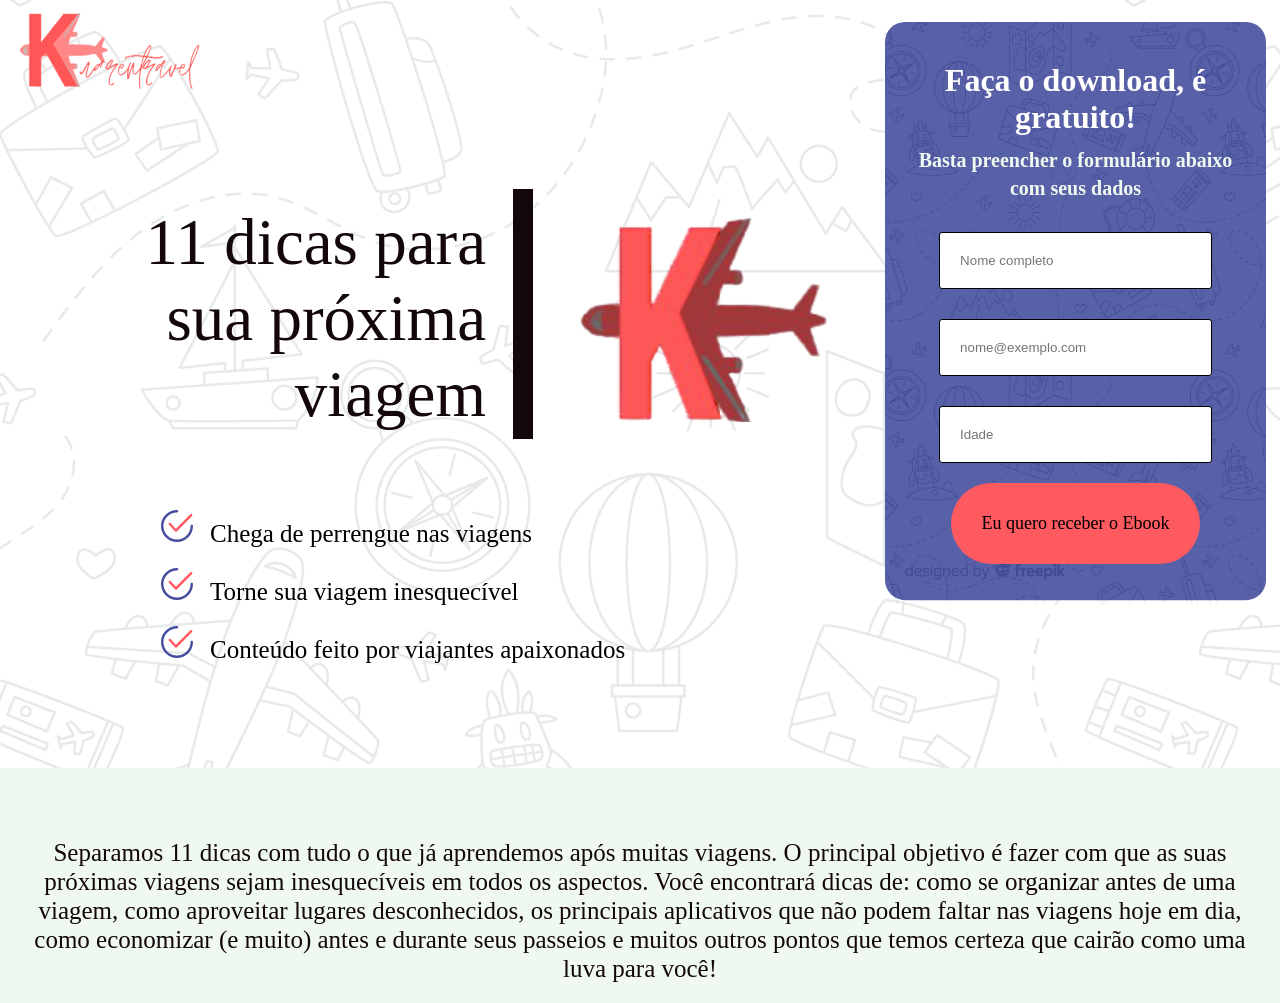
<file: index.html>
<!DOCTYPE html>
<html lang="pt">

<head>
  
  <!--Google analytics-->

    <script async src="https://www.googletagmanager.com/gtag/js?id=UA171418975-1"></script>
    <script>
        window.dataLayer = window.dataLayer || [];
        function gtag() { dataLayer.push(arguments); }
        gtag('js', new Date());

        gtag('config', 'UA171418975-1');
    </script>

    <!-- Hotjar Tracking Code for  -->
    <script>
        (function (h, o, t, j, a, r) {
            h.hj = h.hj || function () { (h.hj.q = h.hj.q || []).push(arguments) };
            h._hjSettings = { hjid: 1881031, hjsv: 6 };
            a = o.getElementsByTagName('head')[0];
            r = o.createElement('script'); r.async = 1;
            r.src = t + h._hjSettings.hjid + j + h._hjSettings.hjsv;
            a.appendChild(r);
        })(window, document, 'https://static.hotjar.com/c/hotjar-', '.js?sv=');
    </script>
  
  <meta charset="UTF-8">
  <meta name="viewport" content="width=device-width, initial-scale=1.0">
  <title>Saudade de viajar né, minha filha?</title>
  <link rel="stylesheet" href="style.css">
</head>

<body>

  <main class="container">
    <form method="POST" action="https://smtl.gama.academy/leads/bfeee312-b7e1-11ea-8228-89cff86db9a0">
      <h1>Faça o download, é gratuito!</h1>
      <h2>Basta preencher o formulário abaixo com seus dados</h2>
      <input name="name" class="data" type="text" pattern="^\D{2,}\s[\D\s]{2,}$" placeholder="Nome completo" required />
      <input name="email" class="data" type="email" placeholder="nome@exemplo.com" required />
      <input name="age" class ="data" type="number" placeholder="Idade" required />
      <input name="redirectTo" type="hidden" value="https://kuarentravel-thankyou.netlify.app/" />
      <input type="submit" class="submitButton" value="Eu quero receber o Ebook" />
    </form>
  </main>

  <div class="mainLogo"></div>

  <section class="company">
    
    <div class="message">
      11 dicas para sua próxima viagem
    </div>

    <div class="line"></div>
    <div class="logo"></div>

</section>

    <ul>
      <li>Chega de perrengue nas viagens</li>
      <li>Torne sua viagem inesquecível</li>
      <li>Conteúdo feito por viajantes apaixonados</li>
    </ul>


<section class="footer">
  <p id="textFooter">Separamos 11 dicas com tudo o que já aprendemos após muitas viagens. O principal objetivo é fazer com que as suas próximas viagens sejam inesquecíveis em todos os aspectos. Você encontrará dicas de: como se organizar antes de uma viagem, como aproveitar lugares desconhecidos, os principais aplicativos que não podem faltar nas viagens hoje em dia, como economizar (e muito) antes e durante seus passeios e muitos outros pontos que temos certeza que cairão como uma luva para você!</p>
</section>

</body>

</html>
</file>
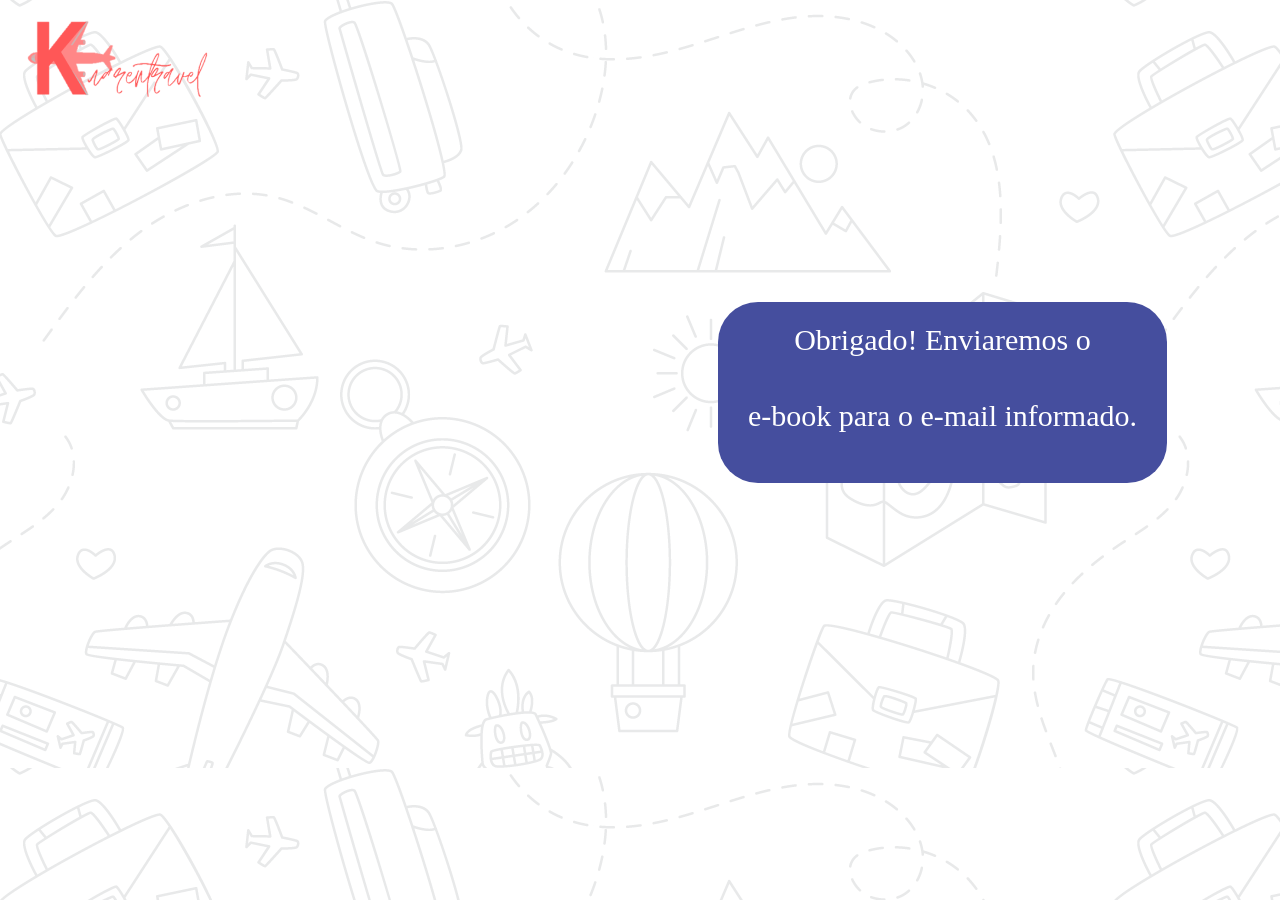
<file: Answer/index.html>
<!DOCTYPE html>
<html lang="en">
<head>
    <meta charset="UTF-8">
    <meta name="viewport" content="width=device-width, initial-scale=1.0">
    <link rel="stylesheet" href="style.css">

    <title>Document</title>
</head>
<body>

    <div class="mainLogo"></div>

    <div class="message">Obrigado! Enviaremos o<br> e-book para o e-mail informado.</div>

</body>
</html>
</file>
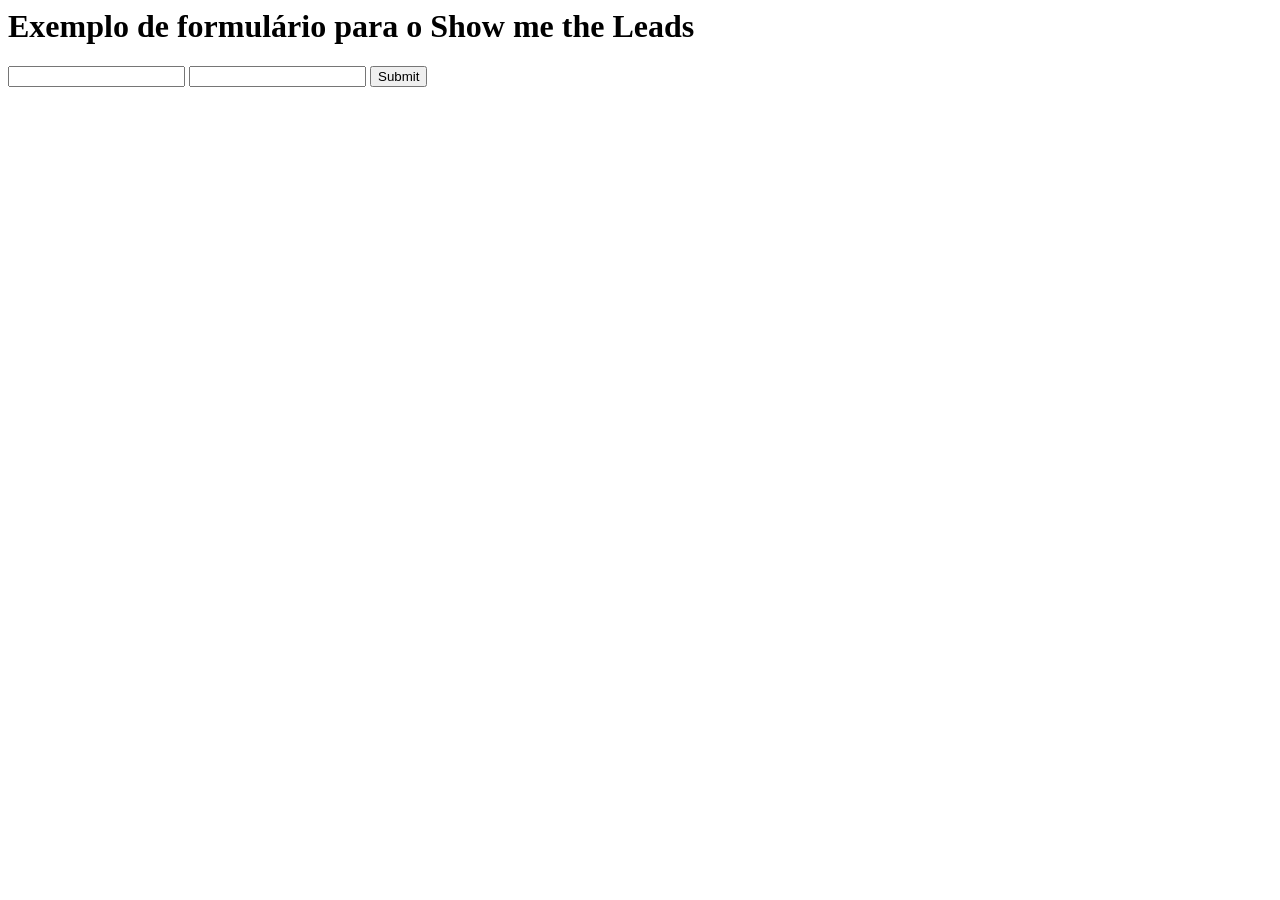
<file: example.html>
<html>
  <body>
    <h1>Exemplo de formulário para o Show me the Leads</h1>
    <form method="POST" action="URL do seu time">
      <input
        name="name"
        type="text"
        pattern="^\D{2,}\s[\D\s]{2,}$"
        title="Digite seu nome completo"
        required
      />
      <input
        name="email"
        type="email"
        title="Digite um email válido"
        required
      />
      <input name="redirectTo" type="hidden" value="https://gama.academy" />
      <input name="debugMode" type="hidden" value="true" />
      <input type="submit" />
    </form>
  </body>
</html>
</file>
<file: style.css>
* {
    margin: 0;
    padding: 0;
    box-sizing: border-box;
}

:root {
    --primary-color: #454E9E
}

body {
    text-align: center;
    position: absolute;
    width: 1366px;
    height: 768px;
    left: 0px;
    top: 0px;

    background: url(/imgs/background2.svg);
}

.mainLogo {
    position: relative;
    width: 230px;
    height: 184px;
    left: -3px;
    top: -11px;
    background-image: url(/imgs/logo2.png);

}
.company {
    display: flex;
    position: relative;
    top: 10px;
}

.message {
    position: absolute;
    width: 390px;
    height: 270px;
    left: 96px;
    top: 10px;

    font-family: Roboto;
    font-style: normal;
    font-weight: normal;
    font-size: 65px;
    line-height: 76px;
    text-align: right;

    color: #13070C;

}

.line {
    position: absolute;
    width: 250px;
    height: 0px;
    left: 398px;
    top: 110px;
    background-image: url(/imgs/line1.svg);
    transform: rotate(90deg);
    border: 10px solid #13070C;
}

.company .logo {
    position: absolute;
    width: 283px;
    height: 218px;
    left: 570px;
    top: 10px;
    background-image: url(/imgs/logo.svg);
    background-repeat: no-repeat;
}


ul {
    display: block;
    position: absolute;
    width: 515px;
    height: 157px;
    top: 500px;
    left: 200px;
    list-style-image: url(/imgs/tick3.svg);
    text-align: start;
    font-family: Roboto;
    font-style: normal;
    font-weight: normal;
    font-size: 25px;
    line-height: 29px;
}

li {
    padding: 10px;
}

.container form {
    display: table;
    text-align: center;
    flex-direction: column;
    align-items: center;
    width: 381px;
    height: 583px;
    background-image: url(/imgs/MaskGroup.svg);
    background-repeat: no-repeat;
    position: absolute;
    left: 885px;
    top: 22px;
    border-radius: 10px;
    padding: 40px 20px;
    box-sizing: border-box;
}

.container .data {
    width: 80%;
    background: white;
    border: 1px solid #000;
    border-radius: 3px;
    padding: 6px 20px;
    box-sizing: border-box;
    margin-top: 10px;
    margin-bottom: 20px;
    padding: 20px;

    
}


.submitButton {
    display: table-cell;
    vertical-align: bottom;
    width: 249px;
    height: 81px;
    left: 951px;
    top: 492px;
    border-style: none;
    background: #FF5A5F;
    border-radius: 50px;
    margin-top: 0px;

    font-family: Roboto;
    font-style: normal;
    font-weight: normal;
    font-size: 18px;
    line-height: 21px;
    text-align: center;

    cursor: pointer;
}

.container h1 {
    color:white;
    margin-bottom: 10px;
    font-family: Roboto;
    font-style: normal;
    font-weight: bold;
    font-size: 32px;
    line-height: 37px;
    text-align: center;
}

.container h2 {

    font-family: Roboto;
    font-style: normal;
    font-weight: bold;
    font-size: 20px;
    line-height: 28px;
    text-align: center;

    margin-bottom: 20px;
    color: #EFF9F0;
}

.footer {
    position: absolute;
    width: 100vw;
    height: 110px;
    top: 100%;
    
    background: #EFF9F0;

    font-family: Roboto;
    font-style: normal;
    font-weight: normal;
    font-size: 25px;
    line-height: 29px;
    text-align: center;
    vertical-align: middle;

    color: #13070C;
}

#textFooter {
    margin: 2em auto;
    text-align: center;
    padding: 20px;
    
    background: #EFF9F0;
}


/* ----------Responsive design---------- */


@media (max-width: 420px) {

    body {
        width: 100vw;
    }
    .company {
        display: flex;
        position: absolute;
        margin-top: 10px;
        margin-left: 17px;
        height: 500px;
    }

    .company .logo {
        position: absolute;
        max-width: 100vw;
        height: 264px;
        left: 145px;
        top: 10px;
        background-image: url(/imgs/logoSmall.svg);
        background-repeat: no-repeat;
    }

    .message {
        position: absolute;
        width: 80vw;
        height: 68px;
        left: 24px;
        top: 108px;
        margin-top: 10px;
        
        font-family: Roboto;
        font-style: normal;
        font-weight: normal;
        font-size: 30px;
        line-height: 35px;
        text-align: center;
        
        color: #13070C;
    
    }

    .container form {
        display: table;
        text-align: center;
        flex-direction: column;
        align-items: center;
        background-image: url(/imgs/MaskGroup.svg);
        border-radius: 40px;
        padding: 30px 10px;
        box-sizing: border-box;
        margin-top: 30px;

        position: absolute;
        width: 283px;
        height: 341px;
        left: 65px;
        top: 191px;

    }

    body {
        background: #EFF9F0;
    }

    .line {
        display: none;
    }

    .submitButton {
        top: 300px;
    }

    .footer {
        margin-top: 50px;
        width: 80vw;
        text-align: center;
        left: 40px;
    }

    ul {
        display: none;
    }

    .mainLogo {
        display: none;
    }

}
</file>
<file: Answer/style.css>
body {
    width: 100vw;
    height: 768px;
    background-image: url(/imgs/background.svg);
}

.mainLogo {
    position: relative;
    width: 230px;
    height: 184px;
    left: -3px;
    top: -11px;
    background-image: url(/imgs/logo2.png);

}

.message {
    text-align: center;
    position: relative;
    background-color: #454E9E;
    color: white;
    vertical-align: middle;
    
    width: 449px;
    height: 181px;
    left: 710px;
    top: 110px;

    font-family: Roboto;
    font-style: normal;
    font-weight: normal;
    font-size: 30px;
    line-height: 76px;


    border-radius: 40px;
}
</file>
